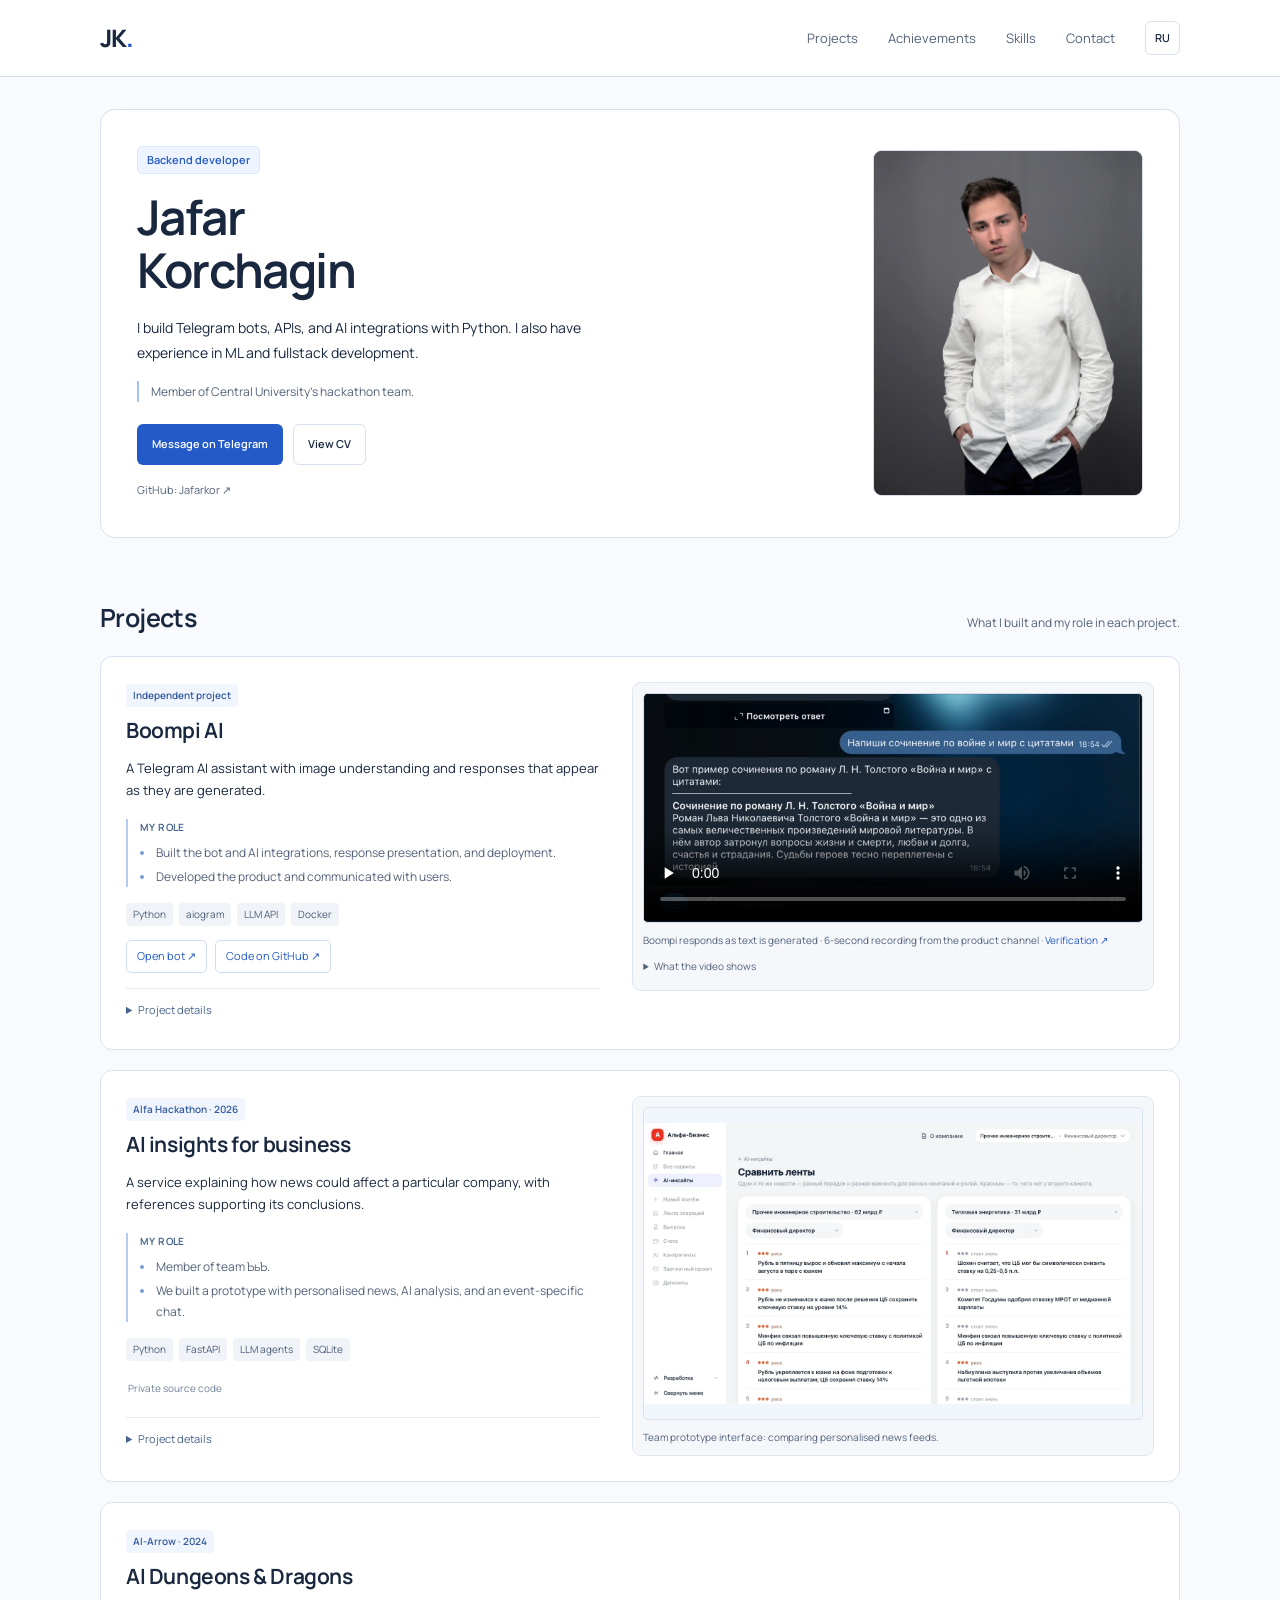
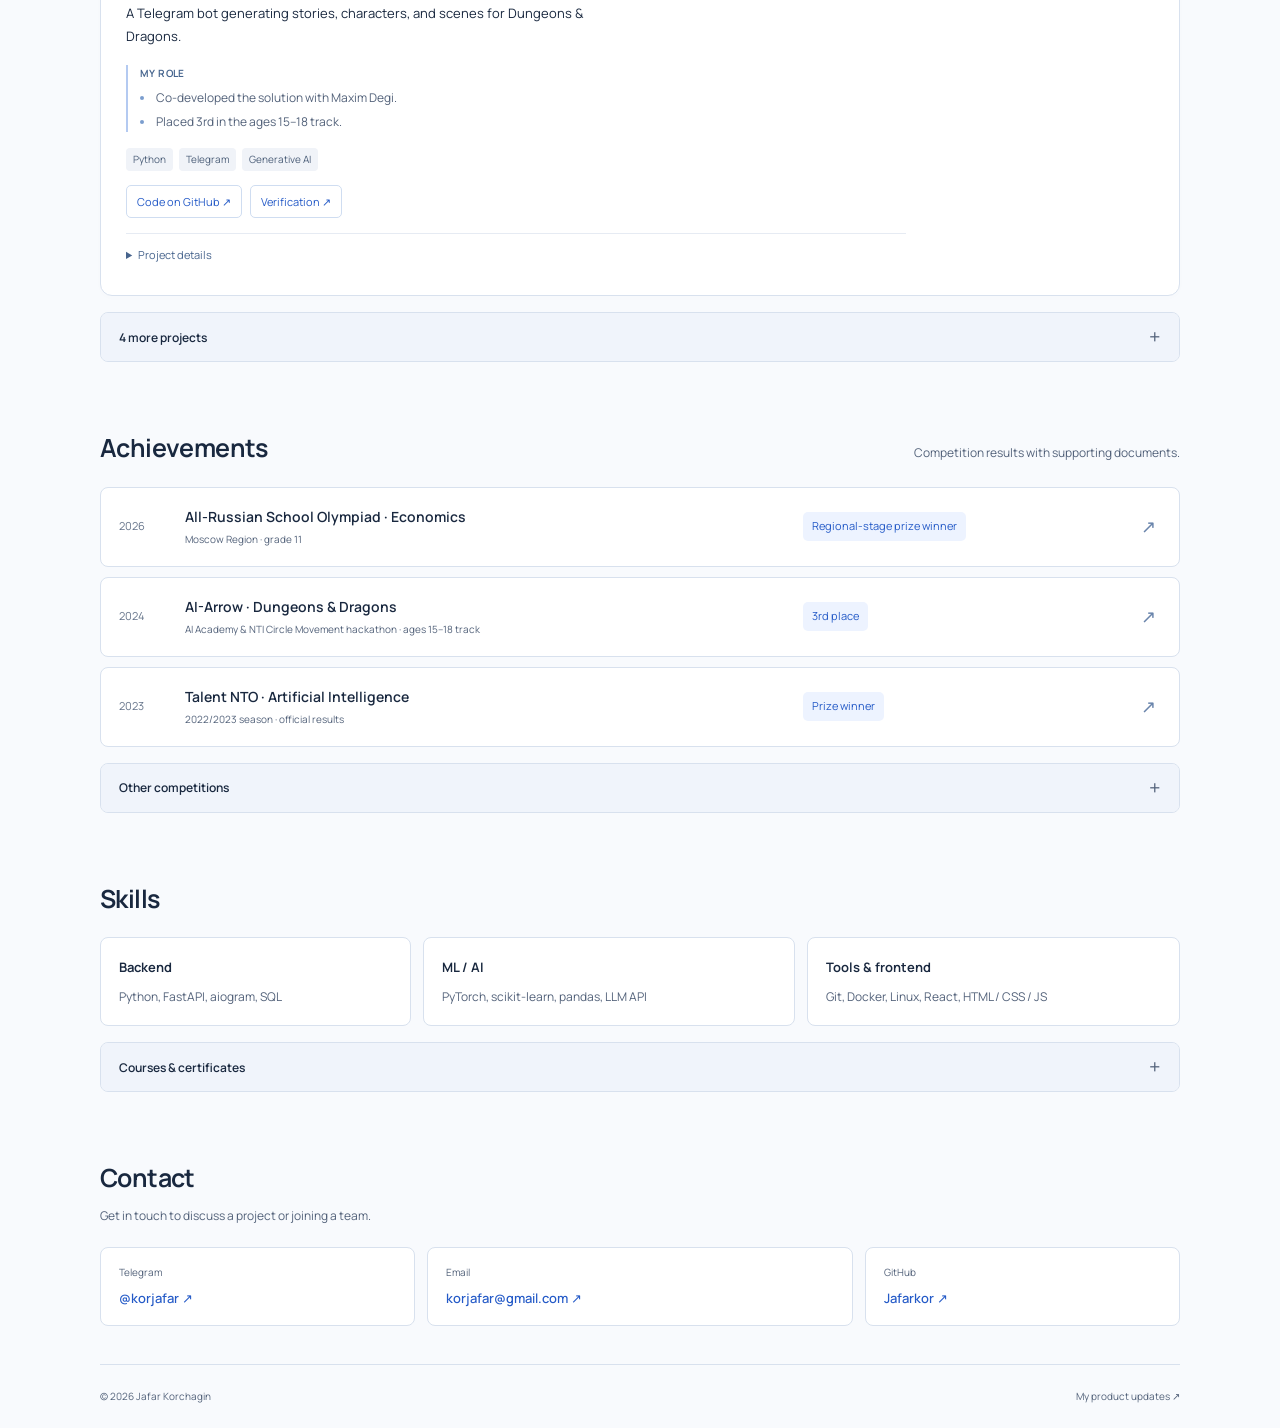
<file: index.html>
<!doctype html>
<html lang="en">
<head>
<base href="/">
<meta charset="utf-8"><meta name="viewport" content="width=device-width,initial-scale=1"><meta name="theme-color" content="#ffffff">
<title>Jafar Korchagin — Backend Developer</title><meta name="description" content="Jafar Korchagin — backend developer. Python, AI integrations, Telegram products, hackathon projects and achievements.">
<meta property="og:title" content="Jafar Korchagin — Backend Developer"><meta property="og:description" content="Python, backend development, AI integrations, projects and achievements."><meta property="og:type" content="profile">
<link rel="icon" href="assets/favicon.svg" type="image/svg+xml"><link rel="stylesheet" href="style.css"><script src="content.js" defer></script><script src="app.js" defer></script>
<link rel="canonical" href="https://jafarkor.github.io/"><meta property="og:url" content="https://jafarkor.github.io/"><meta property="og:image" content="https://jafarkor.github.io/assets/portrait.jpg"></head>
<body>
<a class="skip" href="#main" data-t="skip">К содержанию</a>
<header class="header"><div class="header-inner"><a class="logo" href="#main" aria-label="Jafar Korchagin — home">JK<span>.</span></a><nav aria-label="Navigation"><a href="#projects" data-t="navProjects">Проекты</a><a href="#achievements" data-t="navAwards">Достижения</a><a href="#skills" data-t="skillsTitle">Навыки</a><a href="#contact" data-t="contactNav">Контакты</a></nav><button id="language" aria-label="Switch language to English">EN</button></div></header>
<main id="main">
<section class="hero wrap" aria-labelledby="profile-name"><div class="hero-copy"><p class="role" data-t="role">Backend-разработчик</p><h1 id="profile-name"><span data-t="firstName">Джафар</span><br><span data-t="lastName">Корчагин</span></h1><p class="intro" data-t="intro">Разрабатываю на Python: Telegram-боты, API и интеграции с AI. Есть опыт ML и fullstack-разработки.</p><p class="team-line" data-t="teamText">Участник сборной Центрального университета по хакатонам.</p><div class="hero-actions"><a class="button primary" href="https://t.me/korjafar" target="_blank" rel="noopener" data-t="writeTelegram">Написать в Telegram</a><a class="button secondary" href="resume.html" id="cv-link" data-t="openCV">Открыть CV</a></div><a class="profile-github" href="https://github.com/Jafarkor" target="_blank" rel="noopener">GitHub: Jafarkor <span aria-hidden="true">↗</span></a></div><figure class="portrait"><img src="assets/portrait.jpg" alt="Джафар Корчагин" width="2265" height="3051" fetchpriority="high"></figure></section>
<section class="section wrap" id="projects"><div class="section-heading"><h2 data-t="projectsTitle">Проекты</h2><p data-t="projectsIntro">Что я разрабатывал и за что отвечал.</p></div><div id="project-grid"></div><details class="more-projects"><summary><span data-t="otherProjects">Ещё 4 проекта</span><span aria-hidden="true">+</span></summary><div id="other-projects"></div></details></section>
<section class="section wrap" id="achievements"><div class="section-heading"><h2 data-t="awardsTitle">Достижения</h2><p data-t="awardsIntro">Результаты с подтверждающими документами.</p></div><div id="award-list"></div><details class="other-awards"><summary><span data-t="otherAwards">Другие соревнования</span><span aria-hidden="true">+</span></summary><div id="other-awards-list"></div></details></section>
<section class="section wrap" id="skills"><div class="section-heading"><h2 data-t="skillsTitle">Навыки</h2></div><div class="skills-grid"><div><h3>Backend</h3><p>Python, FastAPI, aiogram, SQL</p></div><div><h3>ML / AI</h3><p>PyTorch, scikit-learn, pandas, LLM API</p></div><div><h3 data-t="skillDelivery">Инструменты и frontend</h3><p>Git, Docker, Linux, React, HTML / CSS / JS</p></div></div><details class="education-details"><summary><span data-t="certificates">Курсы и сертификаты</span><span aria-hidden="true">+</span></summary><div id="certificate-list" class="certificate-grid"></div></details></section>
<section class="section wrap contact-section" id="contact"><h2 data-t="contactTitle">Контакты</h2><p data-t="contactText">Напиши, если хочешь обсудить проект или участие в команде.</p><div class="contact-links"><a href="https://t.me/korjafar" target="_blank" rel="noopener"><span>Telegram</span><strong>@korjafar ↗</strong></a><a href="mailto:korjafar@gmail.com"><span>Email</span><strong>korjafar@gmail.com ↗</strong></a><a href="https://github.com/Jafarkor" target="_blank" rel="noopener"><span>GitHub</span><strong>Jafarkor ↗</strong></a></div></section>
</main><footer class="wrap"><span data-t="footerName">© 2026 Джафар Корчагин</span><a href="https://t.me/boompi_ai" target="_blank" rel="noopener" data-t="channelLink">Канал о моих проектах ↗</a></footer>
<noscript><div class="noscript">Для просмотра проектов включите JavaScript. <a href="resume.html">Открыть CV</a> · korjafar@gmail.com</div></noscript>
</body></html>
</file>
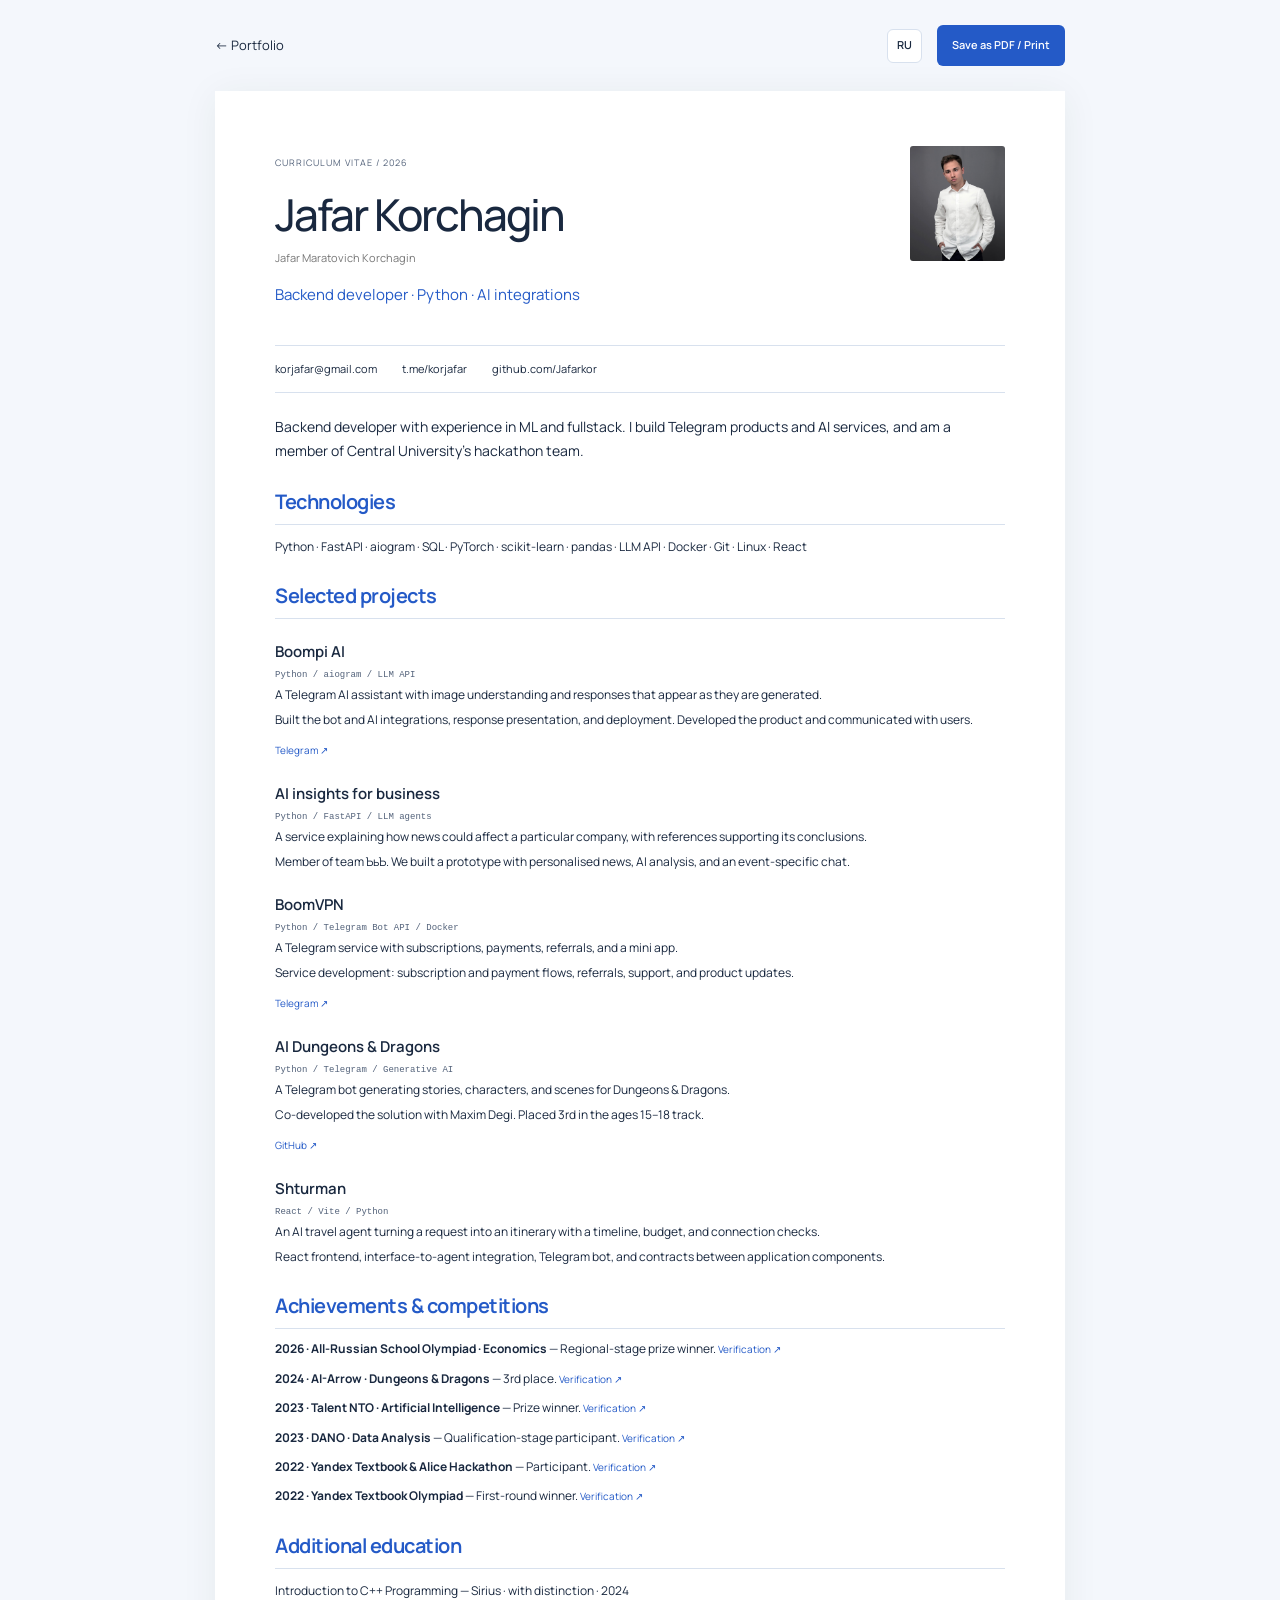
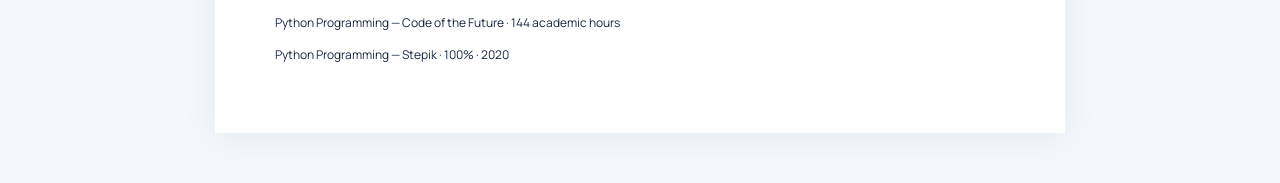
<file: cv/index.html>
<!doctype html><html lang="en"><head><base href="/"><meta charset="utf-8"><meta name="viewport" content="width=device-width,initial-scale=1"><title>Jafar Korchagin — CV</title><meta name="description" content="Резюме Джафара Корчагина: backend, Python, AI, проекты и достижения."><link rel="icon" href="assets/favicon.svg"><link rel="stylesheet" href="style.css"><link rel="stylesheet" href="resume.css"><script src="content.js" defer></script><script src="app.js" defer></script></head><body class="cv-page"><div class="cv-toolbar"><a id="portfolio-back" href="index.html" data-t="back">← На сайт</a><div><button id="language" aria-label="Switch language to English">EN</button><button id="print-cv" class="button primary" data-t="print">Сохранить в PDF / Печать</button></div></div><main id="cv-content" class="cv-document"></main><noscript><main class="cv-document"><h1>Джафар Корчагин</h1><p>Backend-разработчик · Python · AI</p><p>Участник сборной ЦУ по хакатонам. БумпИИ, BoomVPN, AI Dungeons & Dragons, AI-инсайты для бизнеса, Штурман.</p><p>korjafar@gmail.com · t.me/korjafar · github.com/Jafarkor</p><p>Для подробного CV включите JavaScript.</p></main></noscript></body></html>
</file>
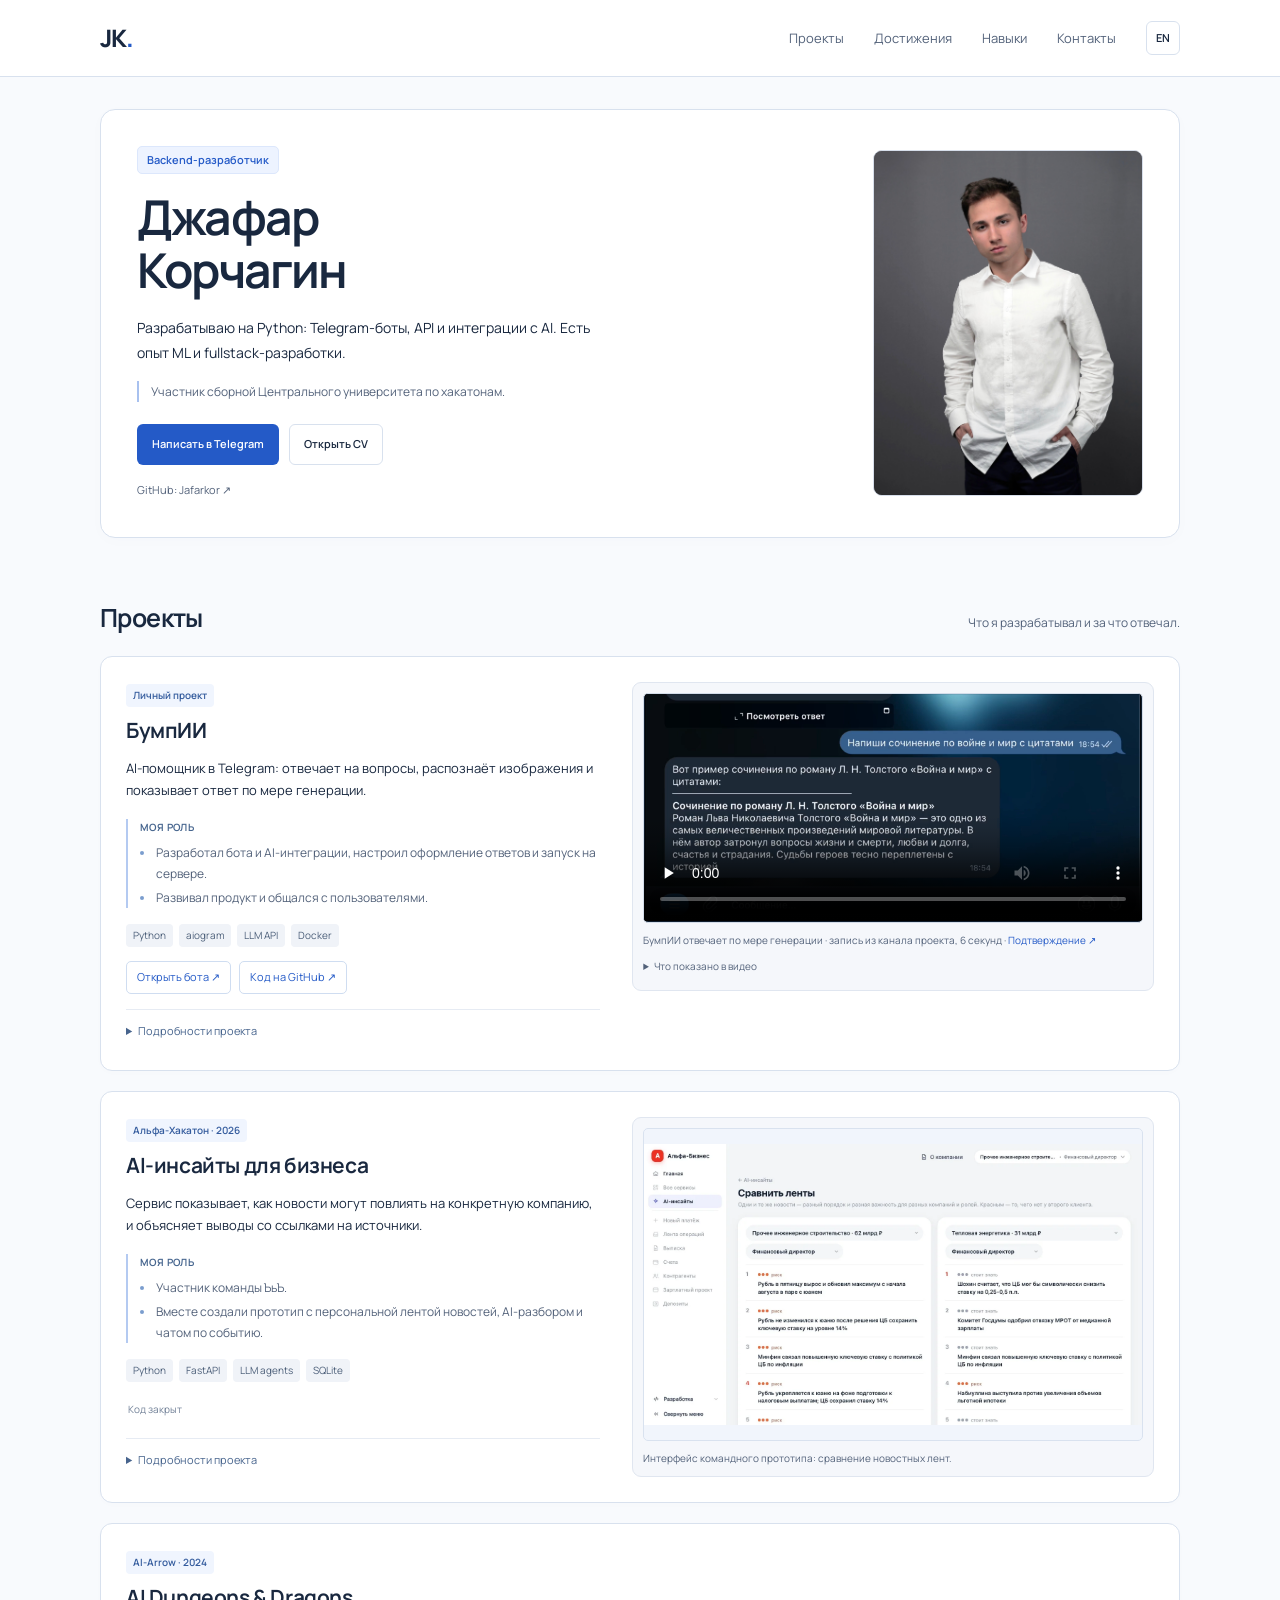
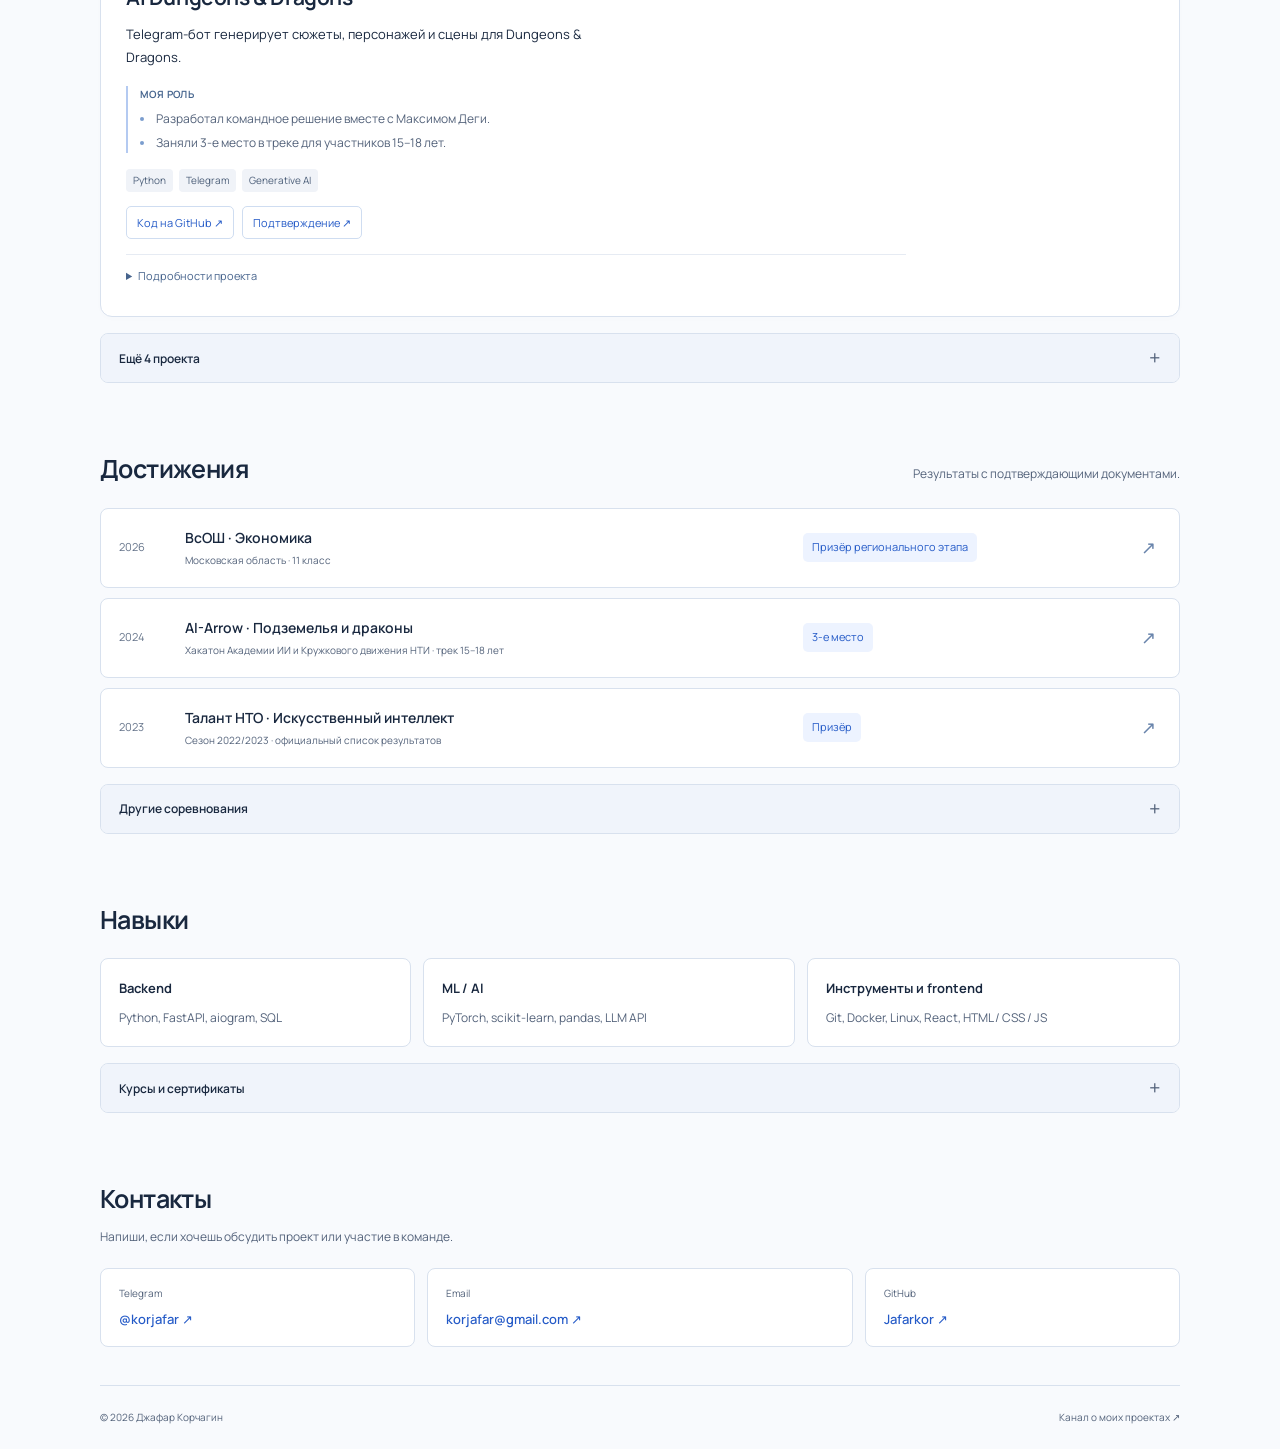
<file: ru/index.html>
<!doctype html>
<html lang="ru">
<head>
<base href="/">
<meta charset="utf-8"><meta name="viewport" content="width=device-width,initial-scale=1"><meta name="theme-color" content="#ffffff">
<title>Джафар Корчагин — Backend-разработчик</title><meta name="description" content="Джафар Корчагин — backend-разработчик. Python, AI-интеграции, Telegram-продукты. Сборная ЦУ по хакатонам, проекты и достижения.">
<meta property="og:title" content="Джафар Корчагин — Backend-разработчик"><meta property="og:description" content="Проекты, опыт и достижения"><meta property="og:type" content="profile">
<link rel="icon" href="assets/favicon.svg" type="image/svg+xml"><link rel="stylesheet" href="style.css"><script src="content.js" defer></script><script src="app.js" defer></script>
<link rel="canonical" href="https://jafarkor.github.io/ru/"><meta property="og:url" content="https://jafarkor.github.io/"><meta property="og:image" content="https://jafarkor.github.io/assets/portrait.jpg"></head>
<body>
<a class="skip" href="#main" data-t="skip">К содержанию</a>
<header class="header"><div class="header-inner"><a class="logo" href="#main" aria-label="Jafar Korchagin — home">JK<span>.</span></a><nav aria-label="Navigation"><a href="#projects" data-t="navProjects">Проекты</a><a href="#achievements" data-t="navAwards">Достижения</a><a href="#skills" data-t="skillsTitle">Навыки</a><a href="#contact" data-t="contactNav">Контакты</a></nav><button id="language" aria-label="Switch language to English">EN</button></div></header>
<main id="main">
<section class="hero wrap" aria-labelledby="profile-name"><div class="hero-copy"><p class="role" data-t="role">Backend-разработчик</p><h1 id="profile-name"><span data-t="firstName">Джафар</span><br><span data-t="lastName">Корчагин</span></h1><p class="intro" data-t="intro">Разрабатываю на Python: Telegram-боты, API и интеграции с AI. Есть опыт ML и fullstack-разработки.</p><p class="team-line" data-t="teamText">Участник сборной Центрального университета по хакатонам.</p><div class="hero-actions"><a class="button primary" href="https://t.me/korjafar" target="_blank" rel="noopener" data-t="writeTelegram">Написать в Telegram</a><a class="button secondary" href="resume.html" id="cv-link" data-t="openCV">Открыть CV</a></div><a class="profile-github" href="https://github.com/Jafarkor" target="_blank" rel="noopener">GitHub: Jafarkor <span aria-hidden="true">↗</span></a></div><figure class="portrait"><img src="assets/portrait.jpg" alt="Джафар Корчагин" width="2265" height="3051" fetchpriority="high"></figure></section>
<section class="section wrap" id="projects"><div class="section-heading"><h2 data-t="projectsTitle">Проекты</h2><p data-t="projectsIntro">Что я разрабатывал и за что отвечал.</p></div><div id="project-grid"></div><details class="more-projects"><summary><span data-t="otherProjects">Ещё 4 проекта</span><span aria-hidden="true">+</span></summary><div id="other-projects"></div></details></section>
<section class="section wrap" id="achievements"><div class="section-heading"><h2 data-t="awardsTitle">Достижения</h2><p data-t="awardsIntro">Результаты с подтверждающими документами.</p></div><div id="award-list"></div><details class="other-awards"><summary><span data-t="otherAwards">Другие соревнования</span><span aria-hidden="true">+</span></summary><div id="other-awards-list"></div></details></section>
<section class="section wrap" id="skills"><div class="section-heading"><h2 data-t="skillsTitle">Навыки</h2></div><div class="skills-grid"><div><h3>Backend</h3><p>Python, FastAPI, aiogram, SQL</p></div><div><h3>ML / AI</h3><p>PyTorch, scikit-learn, pandas, LLM API</p></div><div><h3 data-t="skillDelivery">Инструменты и frontend</h3><p>Git, Docker, Linux, React, HTML / CSS / JS</p></div></div><details class="education-details"><summary><span data-t="certificates">Курсы и сертификаты</span><span aria-hidden="true">+</span></summary><div id="certificate-list" class="certificate-grid"></div></details></section>
<section class="section wrap contact-section" id="contact"><h2 data-t="contactTitle">Контакты</h2><p data-t="contactText">Напиши, если хочешь обсудить проект или участие в команде.</p><div class="contact-links"><a href="https://t.me/korjafar" target="_blank" rel="noopener"><span>Telegram</span><strong>@korjafar ↗</strong></a><a href="mailto:korjafar@gmail.com"><span>Email</span><strong>korjafar@gmail.com ↗</strong></a><a href="https://github.com/Jafarkor" target="_blank" rel="noopener"><span>GitHub</span><strong>Jafarkor ↗</strong></a></div></section>
</main><footer class="wrap"><span data-t="footerName">© 2026 Джафар Корчагин</span><a href="https://t.me/boompi_ai" target="_blank" rel="noopener" data-t="channelLink">Канал о моих проектах ↗</a></footer>
<noscript><div class="noscript">Для просмотра проектов включите JavaScript. <a href="resume.html">Открыть CV</a> · korjafar@gmail.com</div></noscript>
</body></html>
</file>
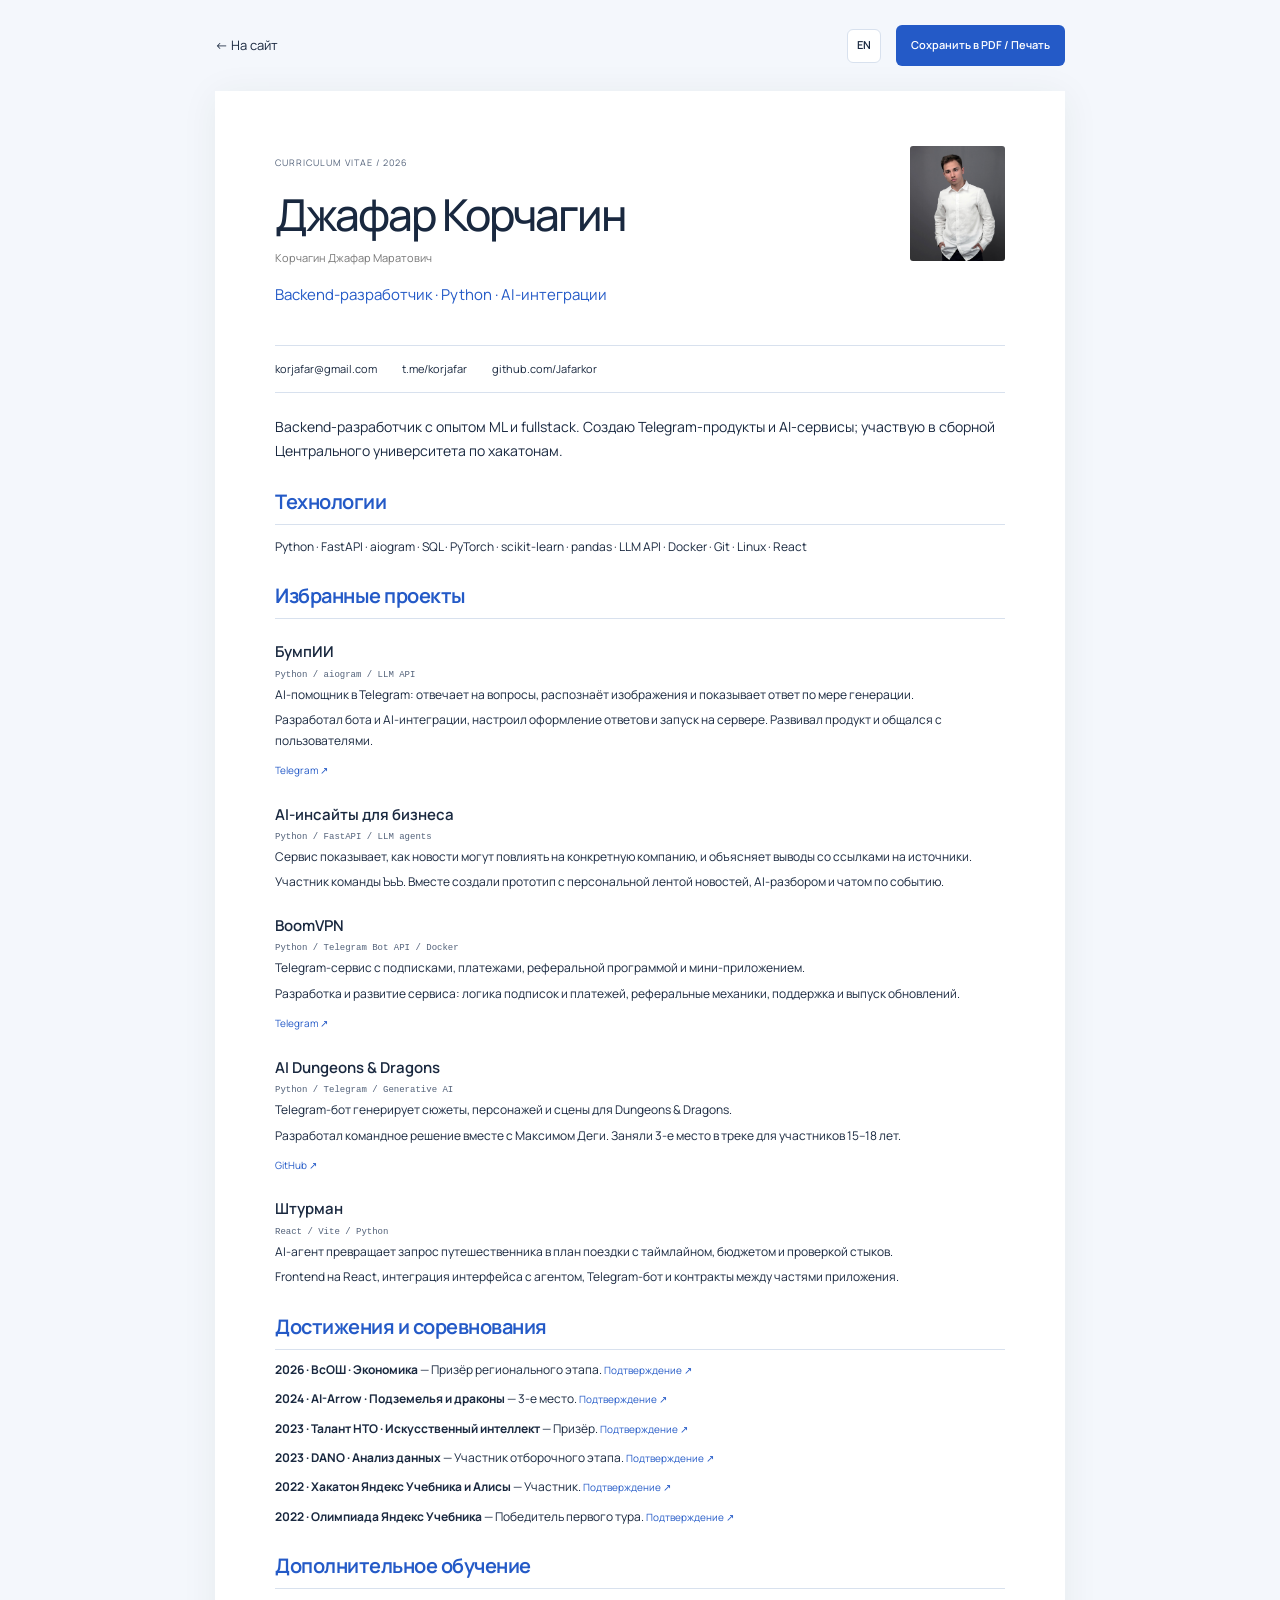
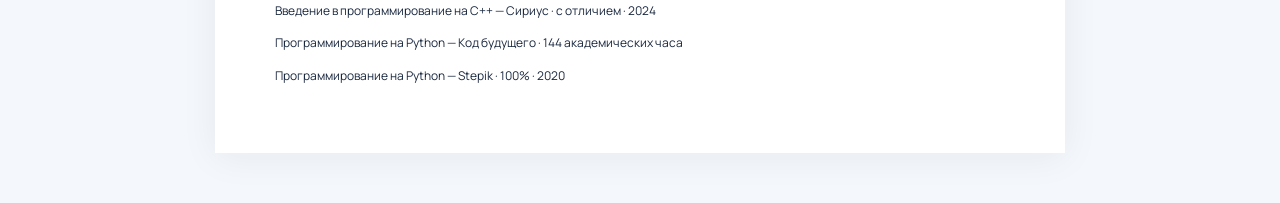
<file: cv/ru/index.html>
<!doctype html><html lang="ru"><head><base href="/"><meta charset="utf-8"><meta name="viewport" content="width=device-width,initial-scale=1"><title>Джафар Корчагин — CV</title><meta name="description" content="Резюме Джафара Корчагина: backend, Python, AI, проекты и достижения."><link rel="icon" href="assets/favicon.svg"><link rel="stylesheet" href="style.css"><link rel="stylesheet" href="resume.css"><script src="content.js" defer></script><script src="app.js" defer></script></head><body class="cv-page"><div class="cv-toolbar"><a id="portfolio-back" href="index.html" data-t="back">← На сайт</a><div><button id="language" aria-label="Switch language to English">EN</button><button id="print-cv" class="button primary" data-t="print">Сохранить в PDF / Печать</button></div></div><main id="cv-content" class="cv-document"></main><noscript><main class="cv-document"><h1>Джафар Корчагин</h1><p>Backend-разработчик · Python · AI</p><p>Участник сборной ЦУ по хакатонам. БумпИИ, BoomVPN, AI Dungeons & Dragons, AI-инсайты для бизнеса, Штурман.</p><p>korjafar@gmail.com · t.me/korjafar · github.com/Jafarkor</p><p>Для подробного CV включите JavaScript.</p></main></noscript></body></html>
</file>
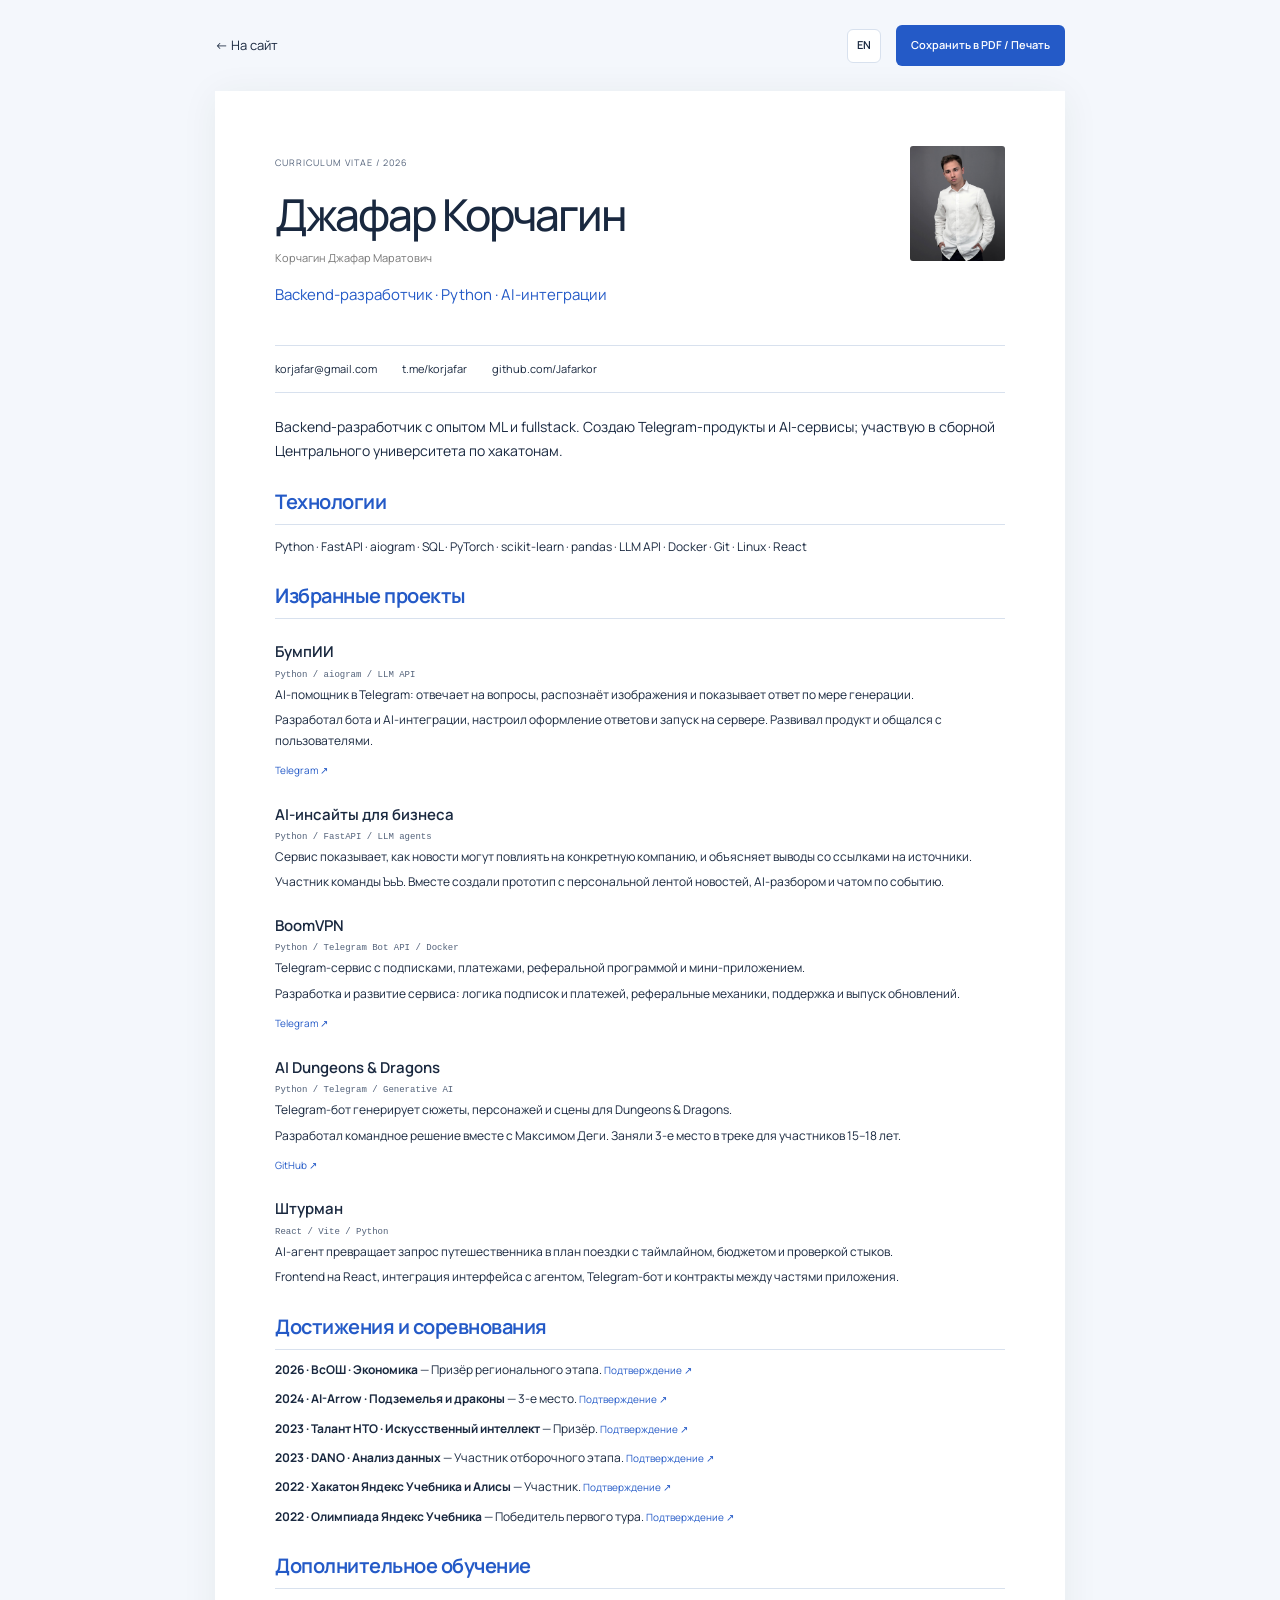
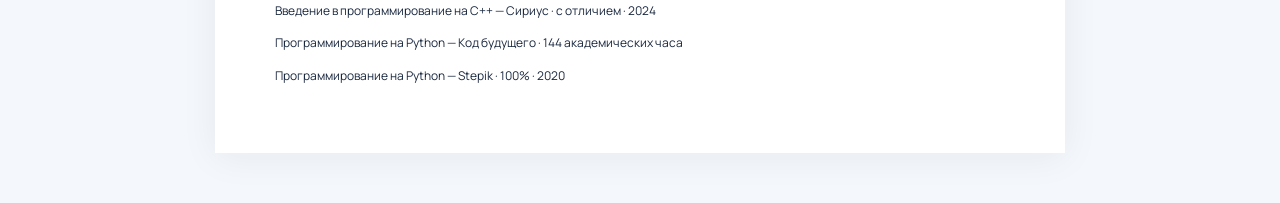
<file: resume.html>
<!doctype html><html lang="ru"><head><meta charset="utf-8"><meta name="viewport" content="width=device-width,initial-scale=1"><title>Джафар Корчагин — CV</title><meta name="description" content="Резюме Джафара Корчагина: backend, Python, AI, проекты и достижения."><link rel="icon" href="assets/favicon.svg"><link rel="stylesheet" href="style.css"><link rel="stylesheet" href="resume.css"><script src="content.js" defer></script><script src="app.js" defer></script></head><body class="cv-page"><div class="cv-toolbar"><a id="portfolio-back" href="index.html" data-t="back">← На сайт</a><div><button id="language" aria-label="Switch language to English">EN</button><button id="print-cv" class="button primary" data-t="print">Сохранить в PDF / Печать</button></div></div><main id="cv-content" class="cv-document"></main><noscript><main class="cv-document"><h1>Джафар Корчагин</h1><p>Backend-разработчик · Python · AI</p><p>Участник сборной ЦУ по хакатонам. БумпИИ, BoomVPN, AI Dungeons & Dragons, AI-инсайты для бизнеса, Штурман.</p><p>korjafar@gmail.com · t.me/korjafar · github.com/Jafarkor</p><p>Для подробного CV включите JavaScript.</p></main></noscript></body></html>
</file>
<file: style.css>
@font-face{font-family:Manrope;src:url('assets/fonts/manrope.ttf') format('truetype');font-weight:200 800;font-display:swap}
:root{--bg:#fff;--paper:#fff;--ink:#19283f;--green:#245ac7;--accent:#245ac7;--muted:#526177;--line:#e1e7ef;--soft:#f4f7fc;--lime:#e8effc;--pad:28px}
*{box-sizing:border-box}html{scroll-behavior:smooth;scroll-padding-top:96px}body{margin:0;background:var(--bg);color:var(--ink);font-family:Manrope,Arial,sans-serif;-webkit-font-smoothing:antialiased;font-size:15px;line-height:1.7}a{color:inherit;text-decoration:none}button{font:inherit;color:inherit;cursor:pointer}button,a,summary{touch-action:manipulation}a:focus-visible,button:focus-visible,summary:focus-visible,video:focus-visible{outline:3px solid #7b9fe8;outline-offset:5px}::selection{background:#dce8ff}.wrap{width:calc(100% - var(--pad)*2);max-width:1080px;margin-inline:auto}.header{position:sticky;top:0;z-index:10;background:#ffffffed;backdrop-filter:blur(12px);border-bottom:1px solid var(--line)}.header-inner{max-width:1080px;width:calc(100% - var(--pad)*2);margin:auto;height:76px;display:flex;align-items:center;justify-content:space-between;gap:30px}.logo{font-size:24px;font-weight:800;letter-spacing:-1px;line-height:1}.logo span{color:var(--accent)}nav{display:flex;gap:30px;margin-left:auto}nav a{font-size:13px;color:var(--muted);padding:8px 0}nav a:hover{color:var(--accent)}#language{border:1px solid var(--line);border-radius:6px;background:white;padding:5px 9px;font-size:11px;font-weight:600;min-height:34px}#language:hover{border-color:#7798d6;color:var(--accent)}.hero{display:grid;grid-template-columns:minmax(0,1fr) 320px;gap:90px;align-items:center;padding-block:60px 65px}.role{font-size:15px;font-weight:600;color:var(--accent);margin:0 0 15px}h1{font-size:clamp(42px,4.8vw,62px);line-height:1.12;letter-spacing:-2.6px;font-weight:650;margin:0 0 25px}.intro{font-size:16px;line-height:1.85;max-width:510px;margin:0 0 16px}.team-line{font-size:14px;color:var(--muted);line-height:1.8;max-width:460px;margin:0}.hero-actions{display:flex;flex-wrap:wrap;gap:12px;margin-top:27px}.button{padding:12px 17px;display:inline-flex;align-items:center;justify-content:center;border-radius:6px;min-height:46px;font-size:12px;font-weight:600;border:1px solid transparent;transition:background .16s,border-color .16s}.primary{background:var(--accent);color:#fff}.primary:hover{background:#194ba9}.secondary{border-color:var(--line);background:white}.secondary:hover{border-color:#91aadb;background:var(--soft)}.profile-github{display:inline-block;color:var(--muted);font-size:12px;margin-top:19px}.profile-github:hover{color:var(--accent)}.portrait{margin:0;width:320px;height:416px;overflow:hidden;border-radius:10px;background:#747578}.portrait img{width:100%;height:100%;display:block;object-fit:cover;object-position:50% 37%}
.section{padding-block:58px;border-top:1px solid var(--line)}.section-heading{margin-bottom:30px}.section-heading h2,h2{font-size:29px;line-height:1.3;letter-spacing:-.9px;font-weight:650;margin:0}.section-heading>p{font-size:14px;color:var(--muted);margin:9px 0 0}.project{padding:36px 0;display:grid;grid-template-columns:minmax(0,1fr) minmax(0,1.1fr);gap:54px;align-items:start;border-top:1px solid var(--line)}.project:first-child{padding-top:5px;border-top:0}.project-label{font-size:11px;color:var(--accent);font-weight:600;margin:0 0 7px}.project h3,.extra-project h3{font-size:23px;line-height:1.35;letter-spacing:-.5px;font-weight:650;margin:0 0 13px}.project-description{font-size:14px;line-height:1.85;margin:0 0 13px}.contribution{font-size:13px;line-height:1.9;color:var(--muted);margin:0}.contribution strong{font-weight:650;color:var(--ink)}.project-stack{color:var(--muted);font-size:11px;line-height:1.8;margin:17px 0 0}.project-links{display:flex;flex-wrap:wrap;align-items:center;gap:9px 22px;margin-top:16px;font-size:12px}.project-links a{color:var(--accent);text-decoration:underline;text-decoration-color:#c6d5f2;text-underline-offset:4px}.project-links a:hover{text-decoration-color:var(--accent)}.private-code{font-size:11px;color:var(--muted)}.project-media{margin:0;min-width:0;padding-top:4px}.project-media video{display:block;width:100%;height:auto;aspect-ratio:1600/734;background:#101e2e;border:1px solid var(--line);border-radius:7px}.project-media>a{display:block}.project-media img{display:block;width:100%;height:auto;aspect-ratio:1.6;object-fit:contain;background:var(--soft);border:1px solid var(--line);border-radius:7px;padding:6px}.project-media figcaption{font-size:10px;line-height:1.7;color:var(--muted);margin-top:10px}.project-media figcaption a{color:var(--accent)}.project-details{margin-top:15px}.project-details summary,.video-description summary{display:list-item;font-size:11px;color:var(--muted);cursor:pointer;padding:5px 0;list-style:revert}.project-details p,.project-details li,.video-description p{font-size:12px;line-height:1.9;color:var(--muted)}.project-details ul{padding-left:18px;margin-bottom:0}.project-details p{margin-top:10px}.video-description{margin-top:8px}.video-description summary{font-size:10px}.text-only{grid-template-columns:1fr;padding-bottom:28px}.text-only .project-copy{max-width:750px}.more-projects,.other-awards,.education-details{border-top:1px solid var(--line);border-bottom:1px solid var(--line);margin-top:6px}.more-projects>summary,.other-awards>summary,.education-details>summary{list-style:none;display:flex;justify-content:space-between;align-items:center;padding:18px 0;cursor:pointer;font-size:13px;font-weight:600}.more-projects>summary::-webkit-details-marker,.other-awards>summary::-webkit-details-marker,.education-details>summary::-webkit-details-marker{display:none}summary>span:last-child{font-size:20px;line-height:1;color:var(--muted);font-weight:400}details[open]>summary>span:last-child{transform:rotate(45deg)}.extra-project{padding:25px 0;border-top:1px solid var(--line);max-width:800px}.extra-project h3{font-size:21px}.extra-project .project-description{font-size:13px}.extra-project .contribution{font-size:12px}
.award{display:grid;grid-template-columns:55px minmax(0,1.5fr) minmax(130px,.8fr) 20px;gap:22px;align-items:center;padding:24px 0;border-bottom:1px solid var(--line)}.award-year{font-size:12px;color:var(--muted)}.award h3{font-size:15px;font-weight:600;line-height:1.5;margin:0 0 6px}.award p{font-size:11px;line-height:1.8;color:var(--muted);margin:0}.award-result{font-size:12px;color:var(--accent)}.award-arrow{font-size:20px;color:var(--muted)}.award:hover h3{color:var(--accent)}.other-awards{border-top:0;margin-top:0}.other-awards .award:last-child{border-bottom:0}.skills-grid{display:grid;grid-template-columns:1fr 1.2fr 1.2fr;gap:45px}.skills-grid h3{font-size:14px;font-weight:650;margin:0 0 10px}.skills-grid p{font-size:13px;line-height:1.9;color:var(--muted);margin:0}.education-details{margin-top:26px}.certificate-grid{display:grid;grid-template-columns:repeat(3,1fr);gap:30px;padding:4px 0 24px}.certificate{font-size:12px;color:var(--accent);line-height:1.8}.certificate p{font-size:11px;color:var(--muted);margin:6px 0 0}.contact-section>p{font-size:14px;color:var(--muted);margin:14px 0 26px}.contact-links{display:grid;grid-template-columns:1fr 1.35fr 1fr;gap:35px}.contact-links a{display:flex;flex-direction:column;gap:8px}.contact-links span{font-size:11px;color:var(--muted)}.contact-links strong{font-size:15px;font-weight:550;color:var(--accent)}.contact-links a:hover strong{text-decoration:underline;text-underline-offset:4px}footer{display:flex;justify-content:space-between;gap:25px;border-top:1px solid var(--line);padding-block:24px;font-size:10px;color:var(--muted)}.skip{position:fixed;top:-100px;left:12px;background:var(--accent);color:white;padding:13px;z-index:100}.skip:focus{top:10px}.noscript{padding:30px;text-align:center}.eyebrow{font-size:10px;letter-spacing:1px;color:var(--muted)}
@media(max-width:900px){.hero{gap:50px;grid-template-columns:minmax(0,1fr) 280px}.portrait{width:280px;height:390px}.hero h1{font-size:49px}.intro{font-size:14px}.team-line{font-size:13px}.project{gap:32px}.skills-grid{gap:28px}.award{grid-template-columns:45px 1.5fr 1fr 20px;gap:15px}.contact-links strong{font-size:13px}}
@media(max-width:650px){:root{--pad:22px}html{scroll-padding-top:84px}.header-inner{height:66px;gap:17px}.logo{font-size:22px}nav{gap:19px}nav a{font-size:11px}nav a:nth-child(3),nav a:nth-child(4){display:none}#language{font-size:10px;min-height:32px;padding:4px 8px}.hero{grid-template-columns:minmax(0,1fr) 118px;column-gap:24px;row-gap:0;align-items:start;padding-block:34px 40px}.hero-copy{display:contents}.role{grid-column:1;font-size:11px;line-height:1.5;margin:3px 0 12px}h1,.hero h1{grid-column:1;font-size:35px;line-height:1.15;letter-spacing:-1.5px;margin:0 0 20px}.portrait{grid-column:2;grid-row:1/3;width:118px;height:158px;border-radius:7px}.portrait img{object-position:50% 30%}.intro{grid-column:1/-1;font-size:14px;line-height:1.85;max-width:100%;margin:7px 0 13px}.team-line{grid-column:1/-1;font-size:12px;max-width:100%;line-height:1.85}.hero-actions{grid-column:1/-1;margin-top:23px;gap:10px}.button{font-size:11px;padding:11px 13px;min-height:43px}.profile-github{grid-column:1/-1;font-size:11px;margin-top:16px;width:max-content}.section{padding-block:38px}.section-heading{margin-bottom:24px}h2,.section-heading h2{font-size:25px;letter-spacing:-.65px}.section-heading>p{font-size:12px;line-height:1.8;margin-top:8px}.project{display:flex;flex-direction:column;gap:23px;padding-block:29px}.project h3{font-size:22px}.project-label{font-size:10px}.project-description{font-size:13px;line-height:1.85}.contribution{font-size:12px;line-height:1.9}.project-stack{font-size:10px;margin-top:15px}.project-links{font-size:11px;gap:8px 18px}.private-code{font-size:10px}.project-media{width:100%;padding:0}.project-media figcaption{font-size:9px;line-height:1.8}.project-details summary{font-size:10px}.project-details p,.project-details li{font-size:11px}.video-description summary{font-size:10px}.more-projects>summary,.other-awards>summary,.education-details>summary{font-size:12px;padding-block:17px}.extra-project{padding:23px 0}.extra-project h3{font-size:20px}.extra-project .project-description{font-size:12px}.extra-project .contribution{font-size:11px}.award{grid-template-columns:36px minmax(0,1fr) 19px;gap:5px 11px;padding:21px 0}.award-year{font-size:10px;align-self:start;padding-top:3px}.award h3{font-size:13px;line-height:1.5;margin-bottom:7px}.award p{font-size:10px}.award-result{grid-column:2;grid-row:2;font-size:11px}.award-arrow{grid-column:3;grid-row:1/3;font-size:18px}.skills-grid{grid-template-columns:1fr;gap:22px}.skills-grid h3{font-size:13px;margin-bottom:5px}.skills-grid p{font-size:12px}.certificate-grid{grid-template-columns:1fr;gap:20px;padding-bottom:22px}.contact-section>p{font-size:12px;line-height:1.85}.contact-links{grid-template-columns:1fr;gap:23px}.contact-links a{flex-direction:row;justify-content:space-between;gap:20px;align-items:center}.contact-links strong{font-size:13px}.contact-links span{font-size:10px}footer{font-size:9px;gap:15px;flex-wrap:wrap;padding-block:21px}}
@media(max-width:370px){.hero{grid-template-columns:minmax(0,1fr) 94px;gap:0 18px}.portrait{width:94px;height:132px}.hero h1{font-size:30px}.role{font-size:10px}.header-inner{gap:12px}nav{gap:14px}}
@media(prefers-reduced-motion:reduce){html{scroll-behavior:auto}*{transition:none!important}}

/* Group content with light surfaces, clear edges, and compact typography. */
:root{--line:#d8e1ee;--soft:#f1f5fc;--muted:#53627a}
body:not(.cv-page){background:#f8fafd;font-size:14px}
body:not(.cv-page) .hero{background:#fff;border:1px solid var(--line);border-radius:15px;padding:36px;margin-block:32px;grid-template-columns:minmax(0,1fr) 270px;gap:60px;box-shadow:0 3px 16px #253e6a04}
.hero .role{display:inline-block;width:max-content;max-width:100%;background:#edf3ff;border:1px solid #dce7fc;border-radius:5px;padding:4px 9px;font-size:11px;line-height:1.6;margin-bottom:16px}
.hero h1{font-size:48px;letter-spacing:-1.8px;line-height:1.12;margin-bottom:19px}
.hero .intro{font-size:14px;line-height:1.75;max-width:470px;margin-bottom:16px}
.hero .team-line{font-size:12px;line-height:1.75;max-width:440px;padding-left:12px;border-left:2px solid #a8c1ef}
.hero .portrait{width:270px;height:346px;border-radius:9px;border:1px solid #d7deea}
.hero-actions{margin-top:22px;gap:10px}.button{min-height:41px;padding:10px 14px;font-size:11px}.profile-github{font-size:11px;margin-top:16px}
.section{padding-block:32px 38px;border-top:0}.section-heading{margin-bottom:22px;display:flex;align-items:baseline;justify-content:space-between;gap:20px}.section-heading h2,h2{font-size:25px;letter-spacing:-.6px}.section-heading>p{font-size:12px;margin:0;line-height:1.7}.section-heading:only-child{margin-bottom:22px}
#project-grid{display:grid;gap:20px}
.project,.project:first-child{padding:25px;background:#fff;border:1px solid var(--line);border-radius:12px;gap:32px;box-shadow:0 2px 10px #263d6003}
.project-label{display:inline-block;background:#f0f5fe;padding:3px 7px;border-radius:4px;color:#335b9d;font-size:10px;margin:0 0 10px}
.project h3,.extra-project h3{font-size:21px;line-height:1.3;margin:0 0 12px;letter-spacing:-.4px}
.project-description{font-size:13px;line-height:1.75;margin-bottom:17px;max-width:510px}
.contribution{font-size:12px;line-height:1.75;border-left:2px solid #b4caf1;padding-left:12px;margin:0}
.contribution>strong{display:block;font-size:10px;text-transform:uppercase;letter-spacing:.4px;color:#46658e;margin-bottom:5px}
.contribution ul{margin:0;padding-left:15px}.contribution li{padding-left:1px;margin:3px 0}.contribution li::marker{color:#7b9dce}
.project-stack{display:flex;flex-wrap:wrap;gap:6px;margin:16px 0 0}
.project-stack span{font-size:10px;line-height:1.5;background:#f0f3f8;border-radius:4px;padding:4px 7px;color:#4c5f79}
.project-links{gap:8px;margin-top:14px;font-size:11px}
.project-links a{display:inline-flex;align-items:center;padding:7px 10px;border:1px solid #cfddf1;background:#fff;border-radius:5px;text-decoration:none;min-height:33px;line-height:1.5}
.project-links a:hover{background:#edf3ff;border-color:#9eb9e5}.private-code{font-size:10px;padding:5px 2px;color:#718097}
.project-media{background:#f5f7fb;border:1px solid #e0e6f0;border-radius:9px;padding:10px;align-self:start;overflow:hidden}
.project-media video{border-color:#d3dce9;border-radius:5px}.project-media img{border:1px solid #d9e2ef;border-radius:5px;padding:0}
.project-media figcaption{font-size:10px;line-height:1.65;margin-top:9px}.video-description{margin-top:5px}.video-description summary{font-size:10px}
.project-details{border-top:1px solid #e6ebf3;margin-top:15px;padding-top:7px}.project-details summary{font-size:11px;color:#47648d;line-height:1.7;padding:5px 0}
.text-only .project-copy{max-width:780px}.text-only .contribution ul{max-width:700px}
.more-projects,.other-awards,.education-details{background:#fff;border:1px solid var(--line);border-radius:8px;margin-top:16px;overflow:hidden}
.more-projects>summary,.other-awards>summary,.education-details>summary{padding:14px 18px;background:#f0f4fb;font-size:12px;line-height:1.6;gap:12px}
.more-projects>summary:hover,.other-awards>summary:hover,.education-details>summary:hover{background:#eaf0fa}
.more-projects[open]>summary,.other-awards[open]>summary,.education-details[open]>summary{border-bottom:1px solid var(--line)}
.extra-project{padding:23px;margin:0;max-width:none;border-top:1px solid #e1e7f0}.extra-project:first-child{border-top:0}.extra-project .contribution{max-width:760px}.extra-project .contribution strong{display:inline;text-transform:none;letter-spacing:0;font-size:12px}.extra-project .project-description{max-width:760px}
#award-list{display:grid;gap:10px}.award{background:#fff;border:1px solid var(--line);border-radius:8px;padding:18px;gap:18px;grid-template-columns:48px minmax(0,1.5fr) minmax(130px,.8fr) 20px}
.award:hover{border-color:#aabfdf;background:#fcfdff}.award-year{font-size:11px;color:#66758b}.award h3{font-size:14px;margin-bottom:4px}.award p{font-size:10px;line-height:1.7}.award-result{font-size:11px;line-height:1.5;background:#edf3ff;padding:6px 9px;border-radius:5px;width:max-content;max-width:100%;justify-self:start}.award-arrow{color:#6a85ac;font-size:18px}
.other-awards .award{border:0;border-bottom:1px solid var(--line);border-radius:0}.other-awards .award:last-child{border-bottom:0}
.skills-grid{gap:12px;grid-template-columns:1fr 1.2fr 1.2fr}.skills-grid>div{padding:18px;background:#fff;border:1px solid var(--line);border-radius:8px}.skills-grid h3{font-size:13px;margin-bottom:8px}.skills-grid p{font-size:12px;line-height:1.75}
.certificate-grid{gap:0;padding:0}.certificate{padding:18px;border-right:1px solid var(--line);font-size:11px;line-height:1.7}.certificate:last-child{border-right:0}.certificate p{font-size:10px}
.contact-section>p{font-size:12px;line-height:1.75;margin:10px 0 21px}.contact-links{gap:12px}.contact-links a{padding:16px 18px;background:#fff;border:1px solid var(--line);border-radius:8px;gap:6px;transition:border-color .15s,background .15s}.contact-links a:hover{border-color:#a0b9e3;background:#f2f6ff}.contact-links strong{font-size:13px}.contact-links span{font-size:10px}.contact-links a:hover strong{text-decoration:none}
footer{padding-block:23px;font-size:10px}
@media(max-width:900px){body:not(.cv-page) .hero{grid-template-columns:minmax(0,1fr) 235px;gap:32px;padding:28px}.hero .portrait{width:235px;height:315px}.hero h1{font-size:43px}.project,.project:first-child{gap:24px;padding:21px}.section-heading>p{max-width:310px}.award{gap:13px}.skills-grid>div{padding:15px}}
@media(max-width:650px){:root{--pad:16px}body:not(.cv-page) .hero{grid-template-columns:minmax(0,1fr) 110px;gap:0 18px;padding:22px 20px;margin-block:22px 14px;border-radius:12px}.hero .role{font-size:9px;letter-spacing:0;padding:3px 6px;margin:0 0 12px;line-height:1.5}.hero h1{font-size:31px;line-height:1.15;letter-spacing:-1.3px;margin-bottom:19px}.hero .portrait{width:110px;height:146px;border-radius:7px}.hero .intro{font-size:12px;line-height:1.8;margin:7px 0 13px}.hero .team-line{font-size:11px;line-height:1.75;padding-left:10px}.hero-actions{margin-top:20px;gap:8px}.hero .button{font-size:10px;min-height:39px;padding:10px 12px}.profile-github{font-size:10px;margin-top:15px}.section{padding-block:25px 28px}.section-heading{display:block;margin-bottom:17px}.section-heading h2,h2{font-size:23px}.section-heading>p{font-size:11px;line-height:1.7;margin-top:6px;max-width:100%}#project-grid{gap:14px}.project,.project:first-child{padding:19px 17px;gap:19px;border-radius:10px}.project h3,.extra-project h3{font-size:20px;margin-bottom:11px}.project-label{font-size:9px;padding:3px 6px;margin-bottom:9px}.project-description{font-size:12px;line-height:1.75;margin-bottom:15px}.contribution{font-size:11px;line-height:1.75;padding-left:10px}.contribution>strong{font-size:9px;letter-spacing:.3px;margin-bottom:5px}.contribution ul{padding-left:13px}.contribution li{margin:5px 0}.project-stack{margin-top:13px;gap:5px}.project-stack span{font-size:9px;padding:3px 6px}.project-links{font-size:10px;gap:7px;margin-top:12px}.project-links a{padding:7px 9px;min-height:32px}.private-code{font-size:9px}.project-media{padding:8px;border-radius:7px}.project-media figcaption{font-size:9px}.project-details summary{font-size:10px}.project-details{margin-top:13px;padding-top:5px}.more-projects>summary,.other-awards>summary,.education-details>summary{font-size:11px;padding:13px 15px}.extra-project{padding:20px 17px}.extra-project .contribution{font-size:11px}.extra-project .contribution strong{font-size:11px}.award{grid-template-columns:32px minmax(0,1fr) 17px;gap:6px 10px;padding:16px 14px}.award h3{font-size:12px;line-height:1.5}.award-year{font-size:9px}.award p{font-size:9px;line-height:1.8}.award-result{grid-column:2;grid-row:2;font-size:10px;padding:5px 7px;margin-top:3px}.award-arrow{grid-column:3;grid-row:1/3;font-size:17px}.skills-grid{grid-template-columns:1fr;gap:9px}.skills-grid>div{padding:15px 17px}.skills-grid h3{font-size:12px;margin-bottom:5px}.skills-grid p{font-size:11px;line-height:1.75}.certificate-grid{grid-template-columns:1fr}.certificate{padding:16px;border-right:0;border-bottom:1px solid var(--line);font-size:11px}.certificate:last-child{border-bottom:0}.contact-section>p{font-size:11px;line-height:1.8;margin-bottom:18px}.contact-links{gap:9px}.contact-links a{padding:14px 16px}.contact-links strong{font-size:12px}.contact-links span{font-size:10px}footer{font-size:9px}}
@media(max-width:370px){body:not(.cv-page) .hero{grid-template-columns:minmax(0,1fr) 88px;gap:0 14px;padding:19px 16px}.hero .portrait{width:88px;height:126px}.hero h1{font-size:26px}.hero .role{font-size:8px}.hero .button{font-size:9px;padding:9px 10px}}
</file>
<file: resume.css>
.cv-page{background:#f4f7fc}.cv-toolbar{max-width:900px;margin:25px auto;display:flex;justify-content:space-between;align-items:center;padding:0 25px;font-size:13px}.cv-toolbar>div{display:flex;gap:15px;align-items:center}.cv-document{background:#fff;max-width:850px;margin:0 auto 50px;padding:55px 60px;box-shadow:0 4px 35px #203c2010}.cv-heading{display:flex;justify-content:space-between;gap:25px;align-items:start}.cv-heading h1{font-size:44px;font-weight:500;letter-spacing:-2px;margin:0 0 9px}.cv-heading .eyebrow{font-size:9px;margin-bottom:20px}.cv-heading img{width:95px;height:115px;object-fit:cover;border-radius:3px;object-position:50% 23%}.cv-fullname{font-size:11px!important;color:#777;margin:0 0 15px}.cv-role{font-size:15px!important;color:var(--green)}.cv-contacts{border-top:1px solid var(--line);border-bottom:1px solid var(--line);display:flex;flex-wrap:wrap;gap:10px 25px;padding:14px 0;margin:22px 0;font-size:11px}.cv-document p{font-size:12px;line-height:1.7}.cv-intro{font-size:14px!important}.cv-document h2{font-size:20px;letter-spacing:-.5px;color:var(--green);margin:26px 0 10px;border-bottom:1px solid var(--line);padding-bottom:9px}.cv-project{break-inside:avoid;margin:20px 0}.cv-project h3{font-size:15px;margin:0 0 5px;font-weight:600}.cv-project h3>span{font:9px monospace;color:var(--muted);font-weight:400;display:block;margin-top:5px}.cv-project p{margin:5px 0}.cv-project>a{font-size:10px;color:var(--green)}.cv-award{margin:9px 0}.cv-award a{font-size:10px;color:var(--green)}@media(max-width:600px){.cv-toolbar{padding:0 20px;gap:10px}.cv-toolbar .button{padding:12px;font-size:10px}.cv-document{margin:0;padding:30px 22px;box-shadow:none}.cv-heading h1{font-size:33px;letter-spacing:-1.5px}.cv-heading img{width:65px;height:85px}.cv-contacts{gap:12px;flex-direction:column}.cv-toolbar>div{gap:8px}}@media print{@page{size:A4;margin:16mm}.cv-page{background:white}.cv-toolbar{display:none!important}.cv-document{margin:0;padding:0;max-width:none;box-shadow:none}.cv-document h2{break-after:avoid;margin-top:18px}.cv-document p{font-size:10px;line-height:1.5}.cv-project{margin:12px 0}.cv-heading h1{font-size:34px}.cv-heading img{width:80px;height:96px}.cv-contacts{font-size:9px;margin:15px 0;padding:10px 0}.cv-project h3{font-size:12px}.cv-award{break-inside:avoid}a{color:inherit!important}*{print-color-adjust:exact;-webkit-print-color-adjust:exact}}
</file>
